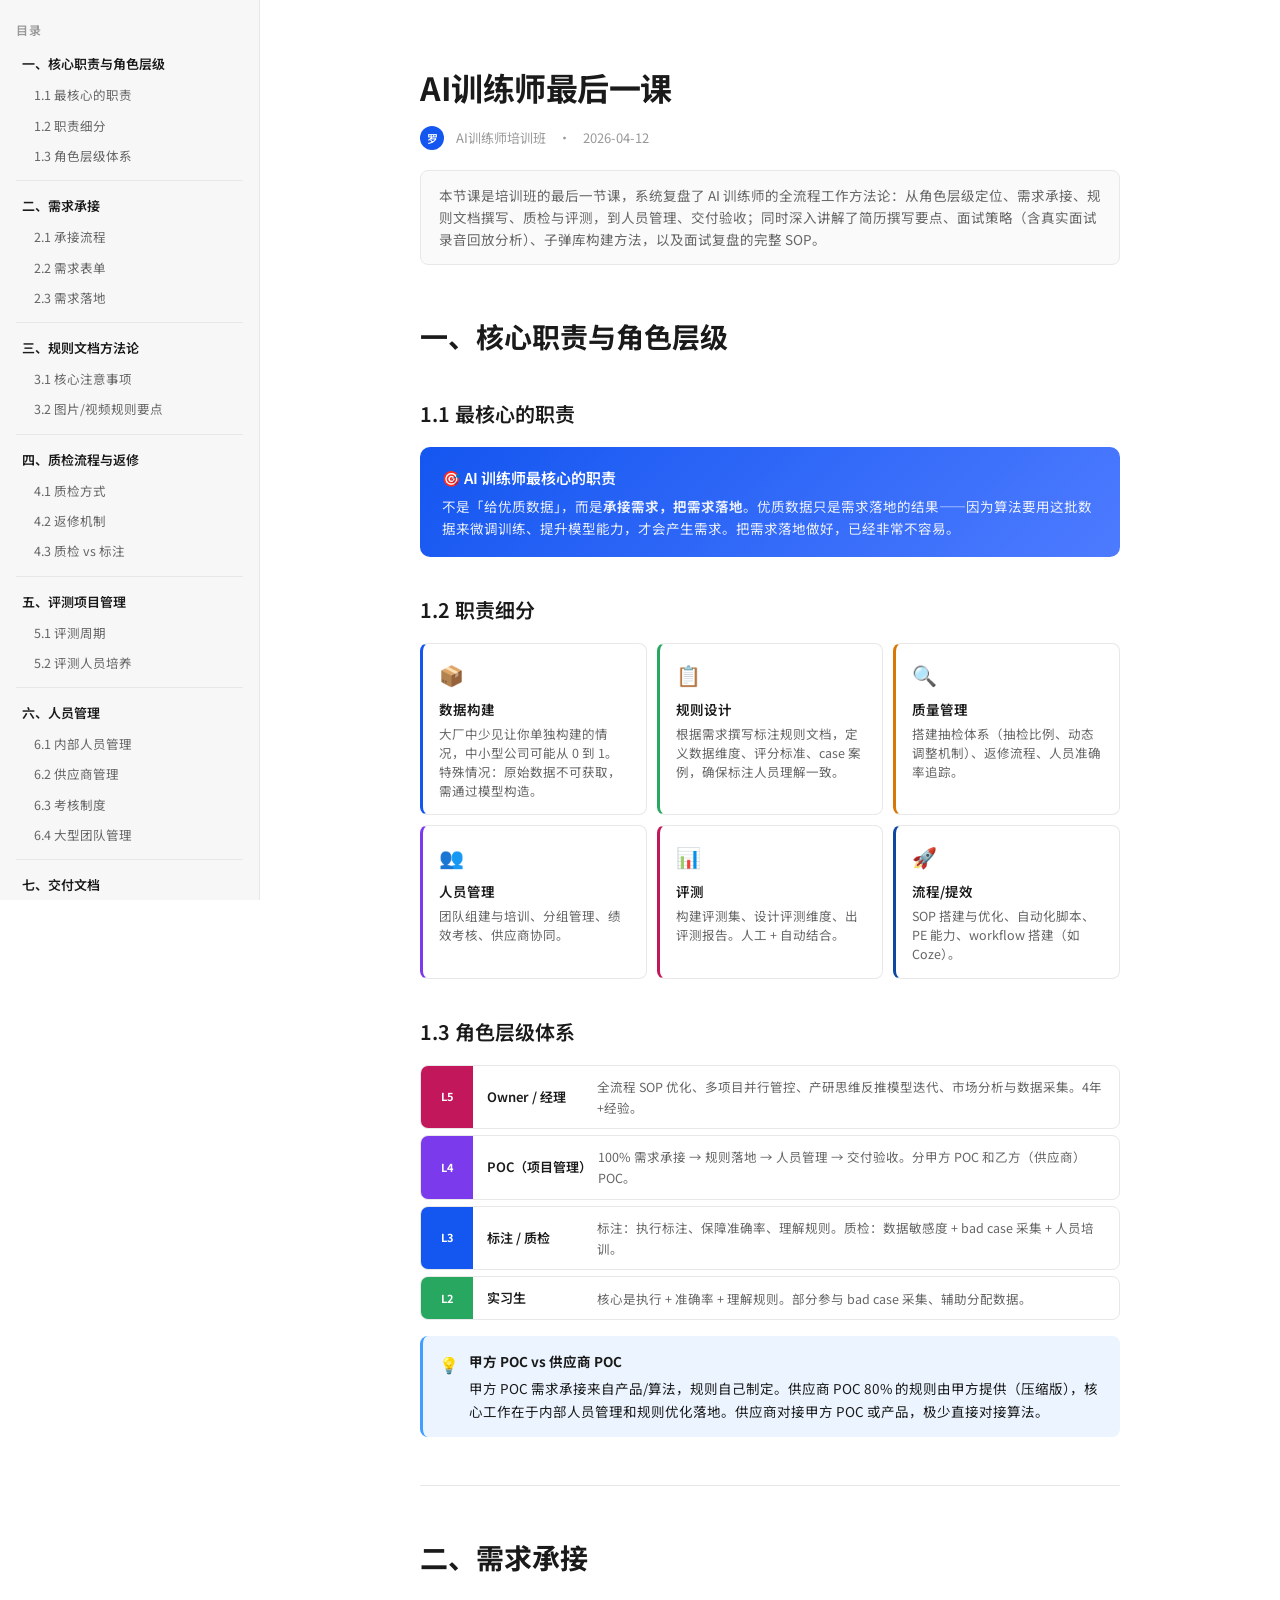
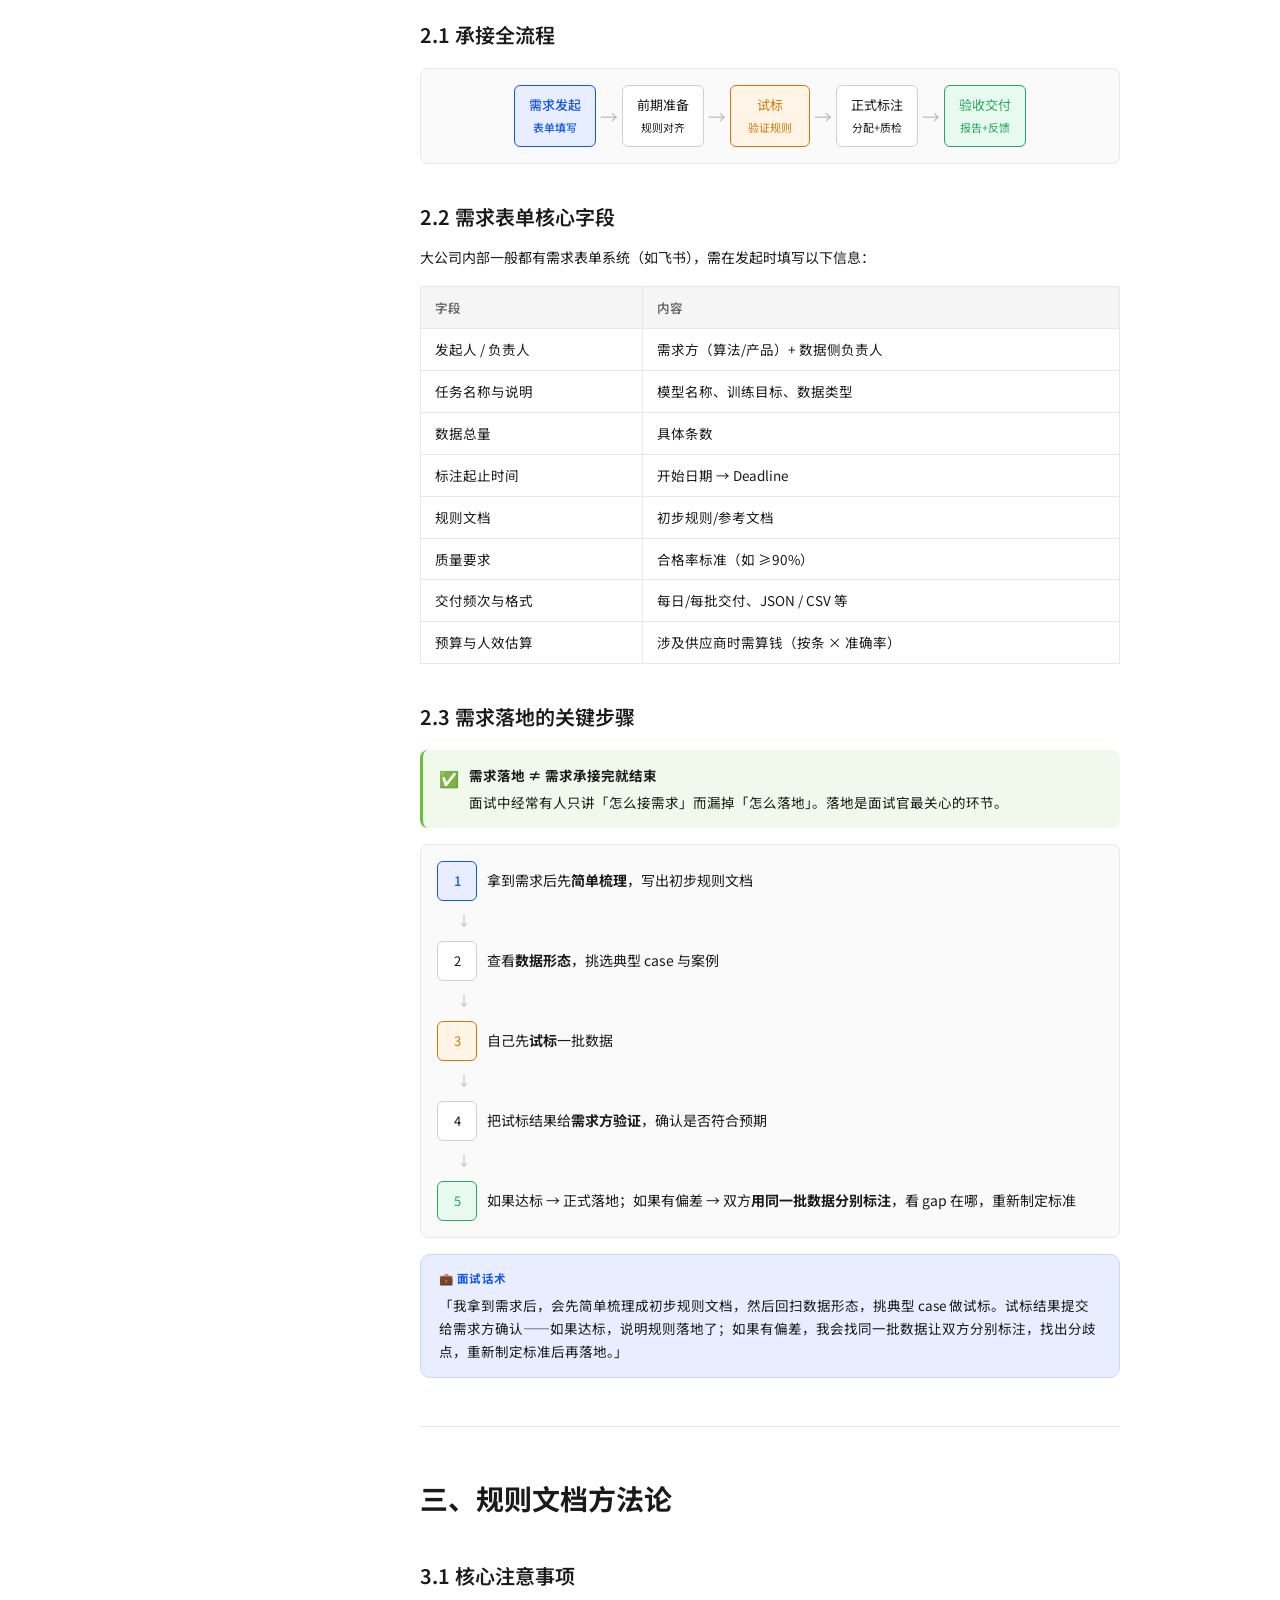
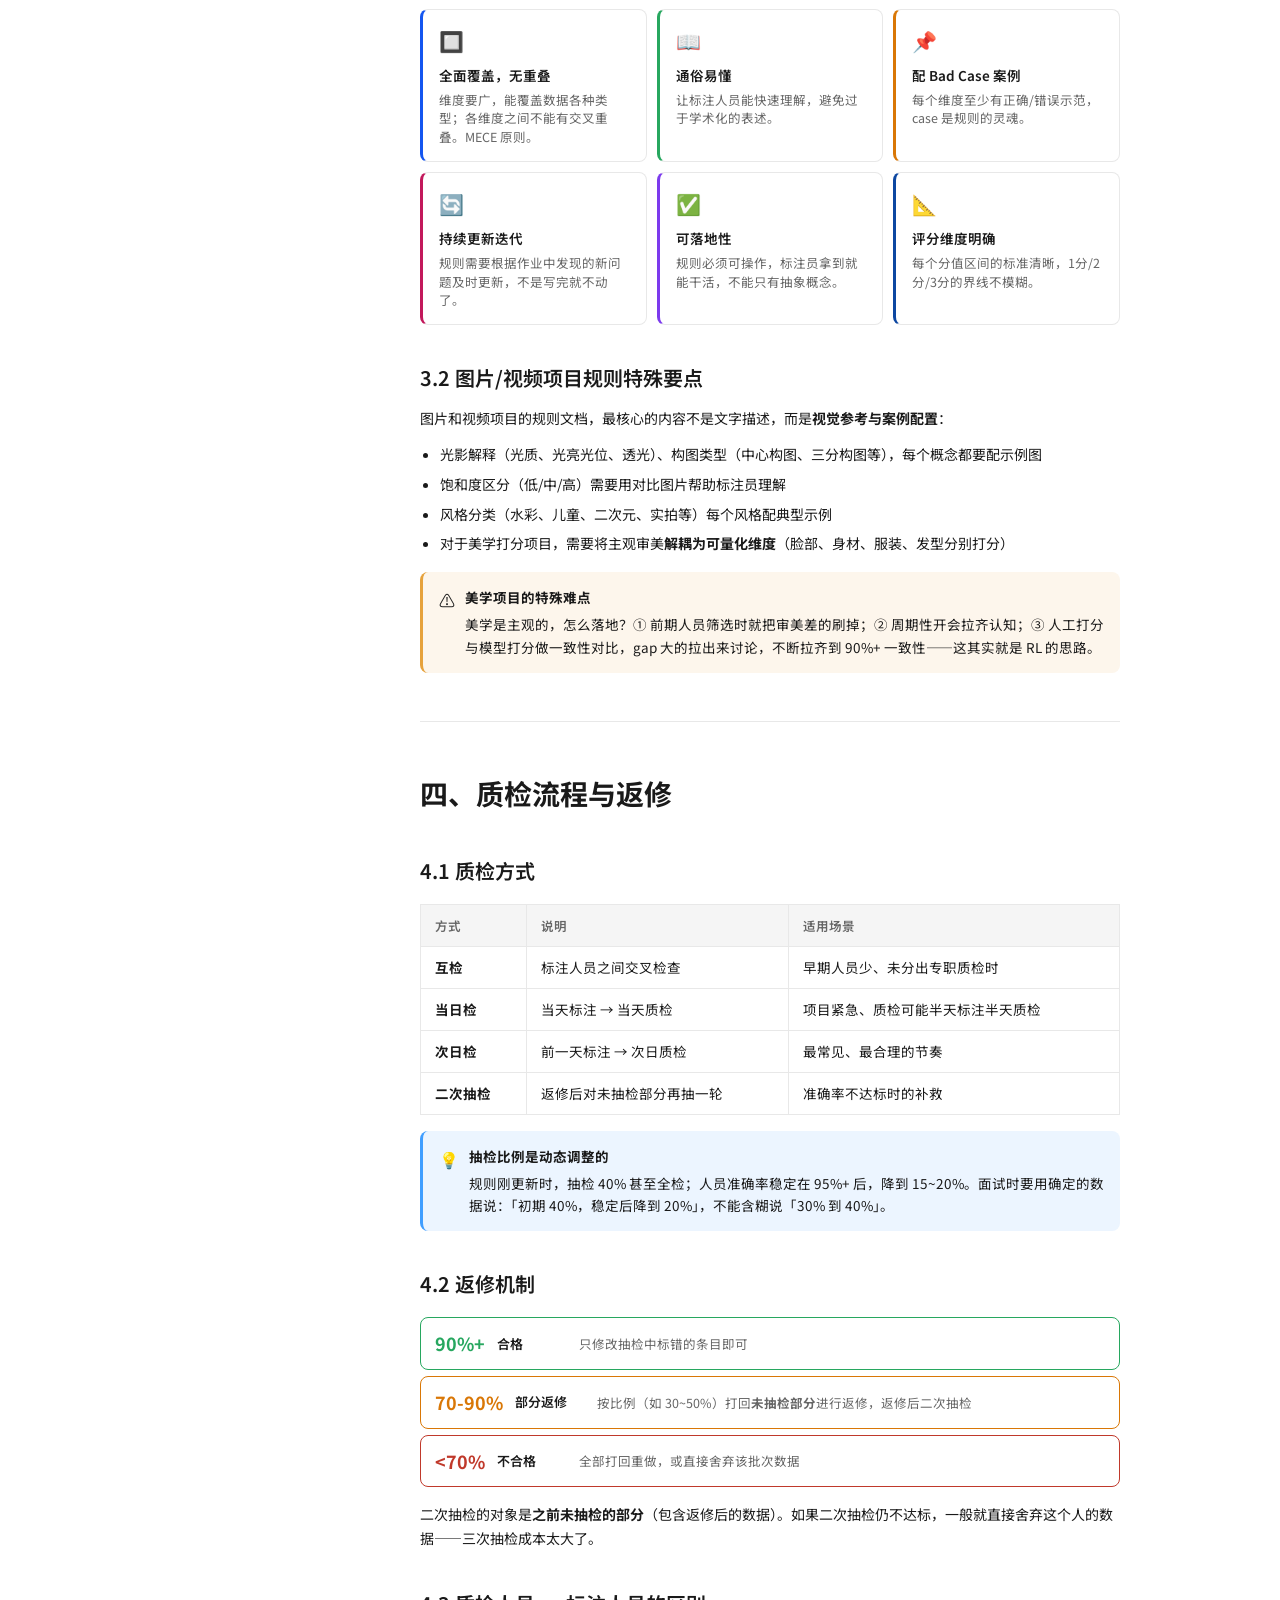
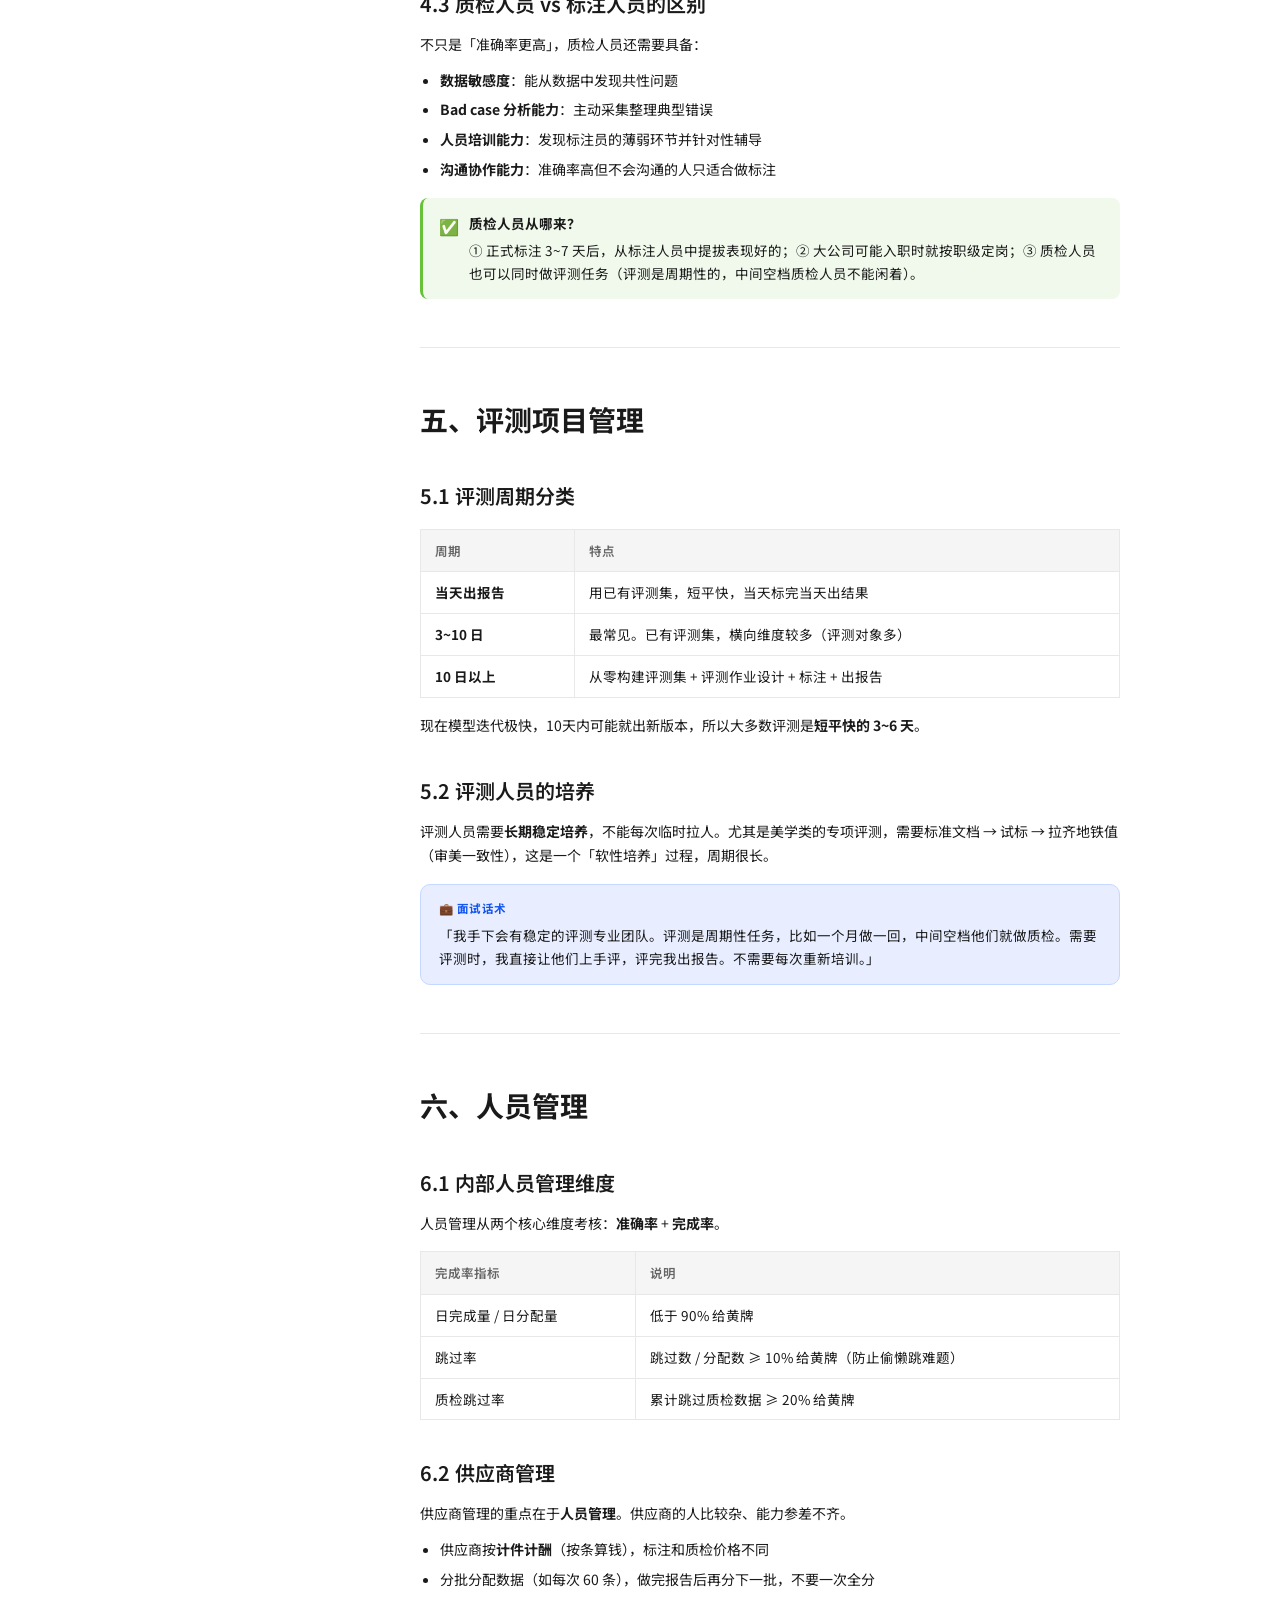
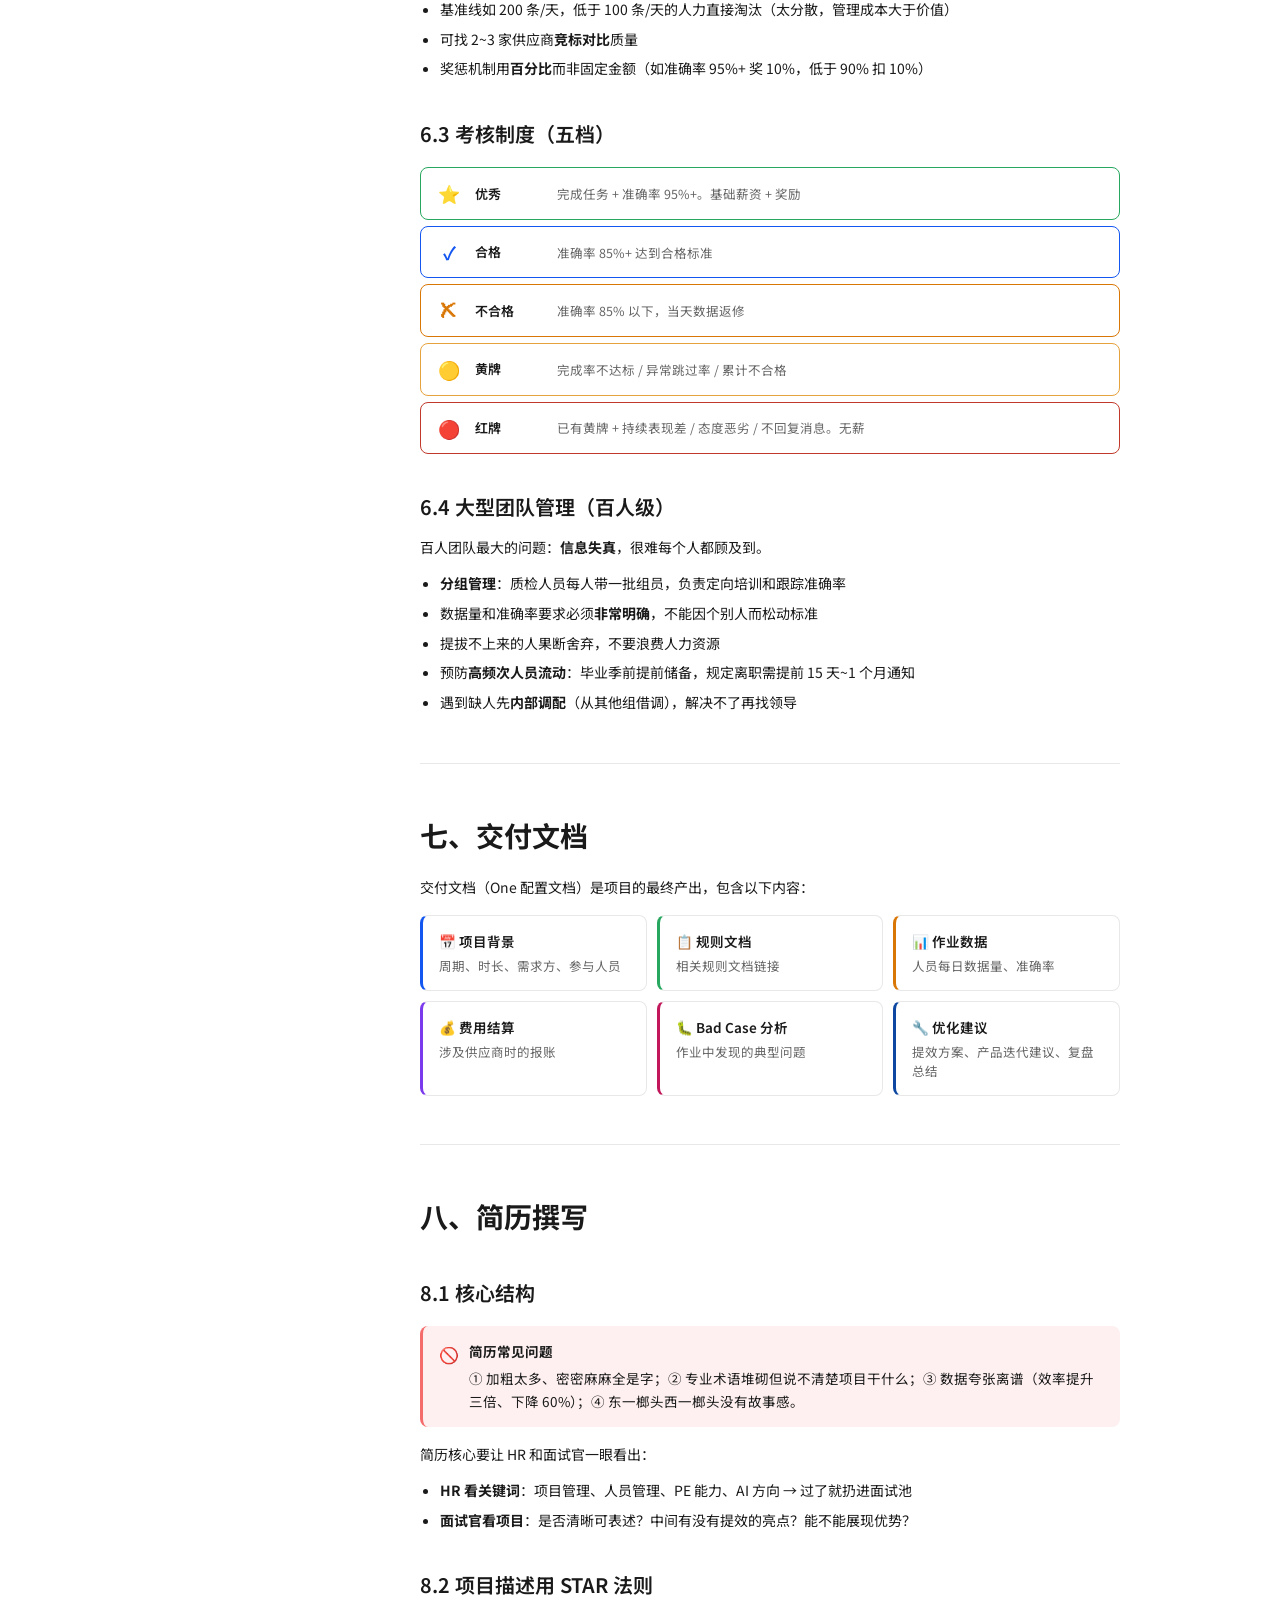
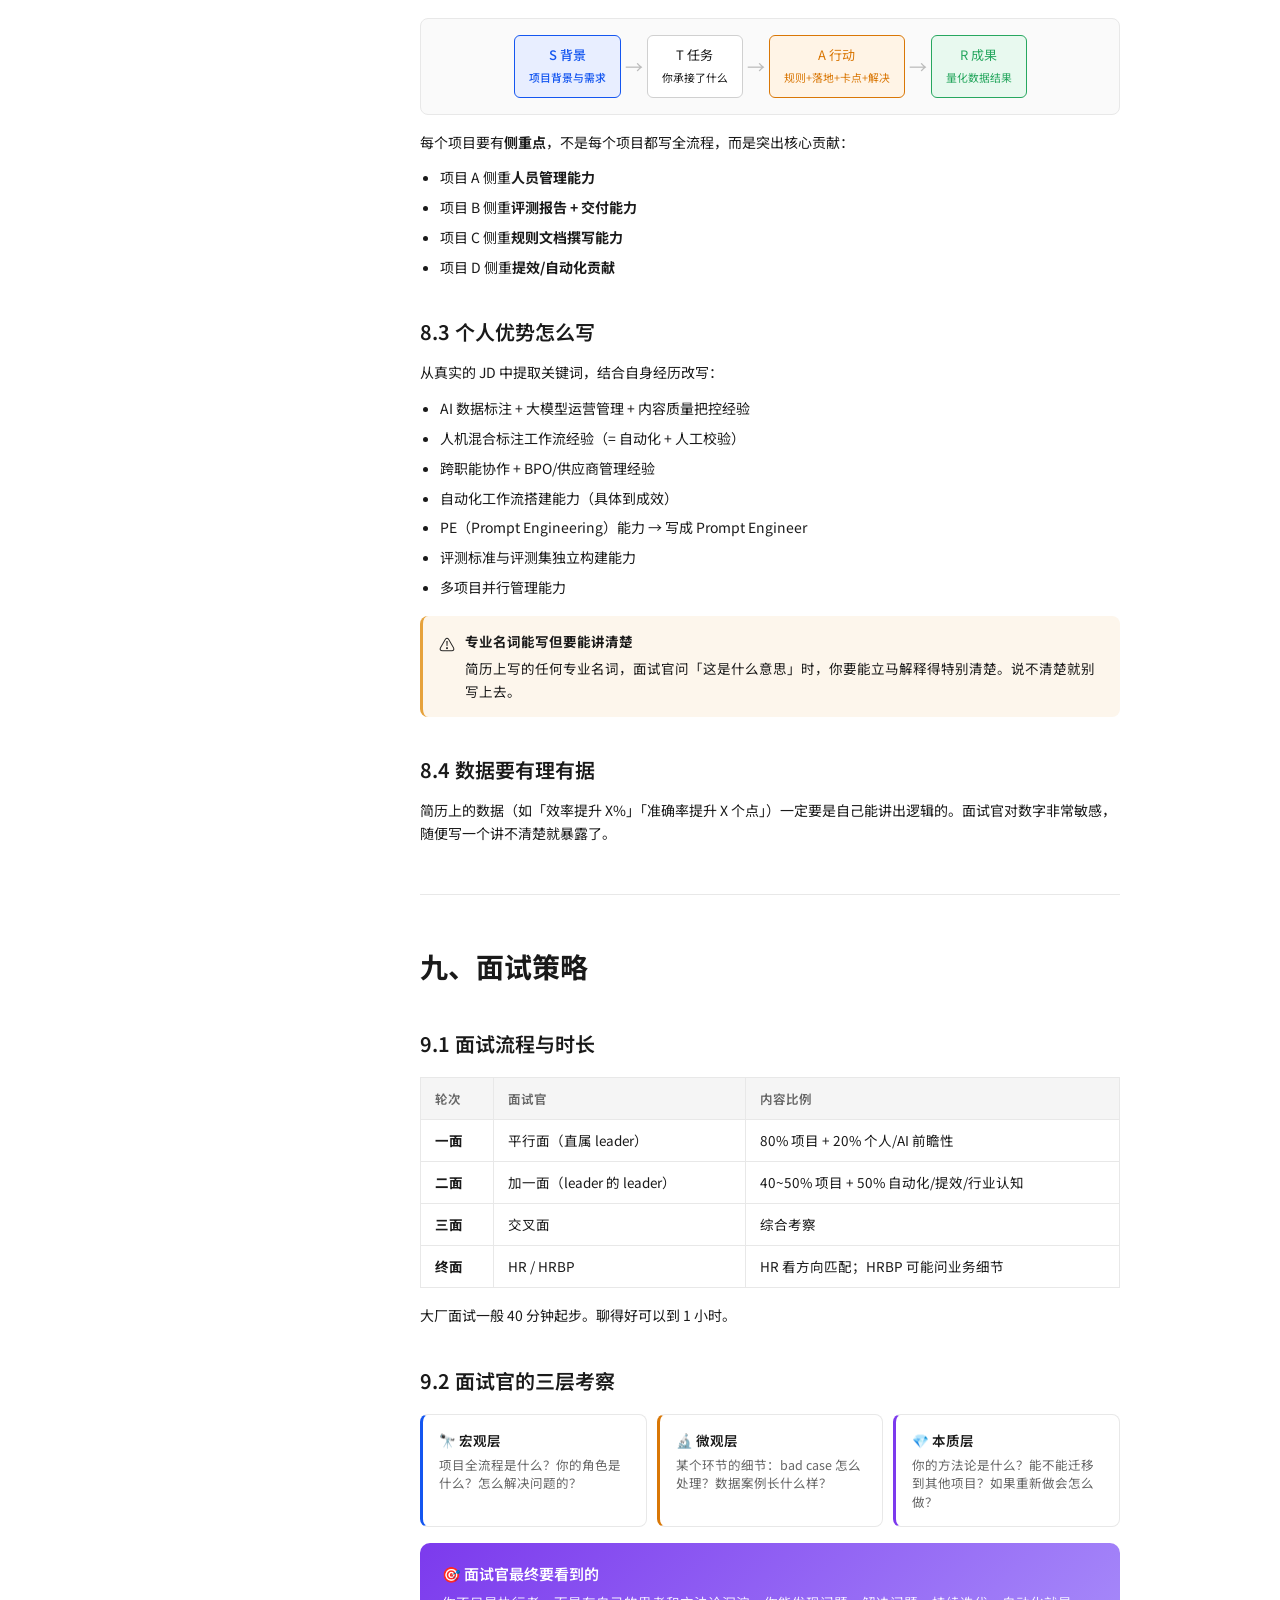
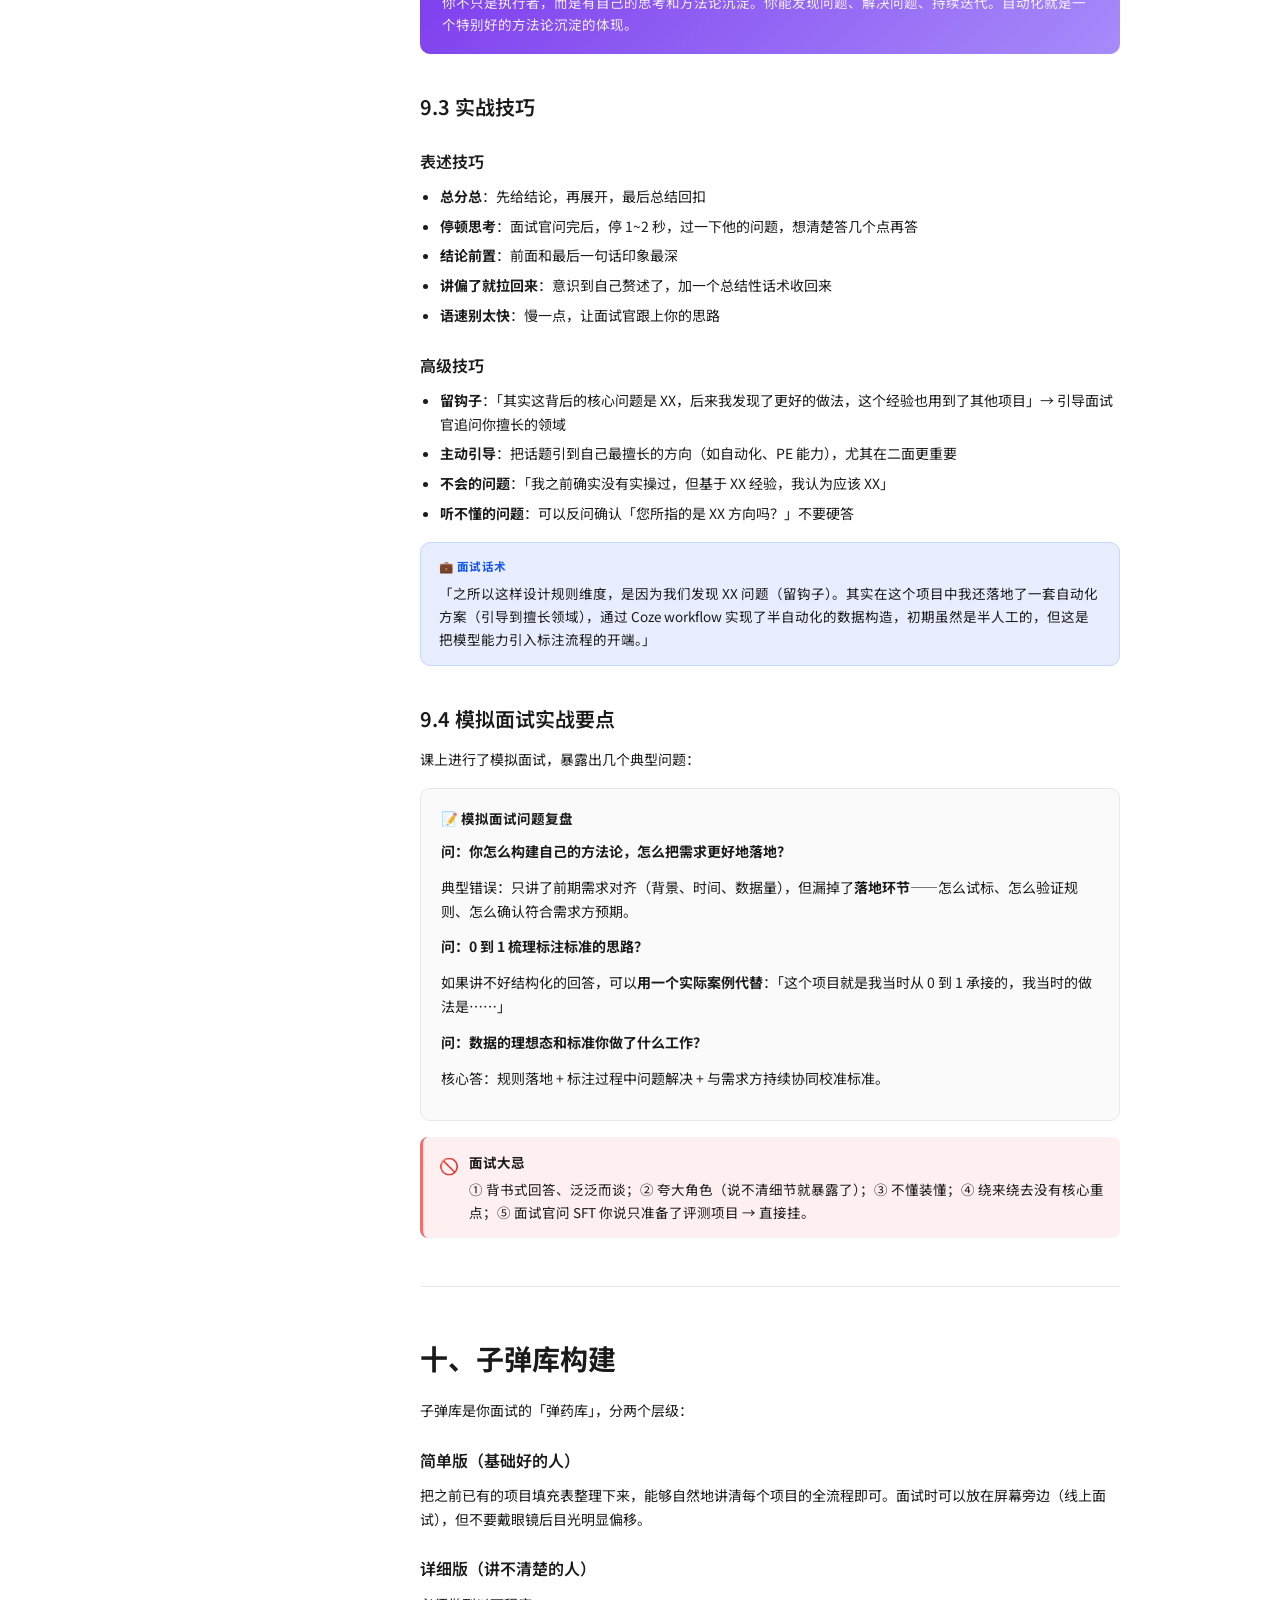
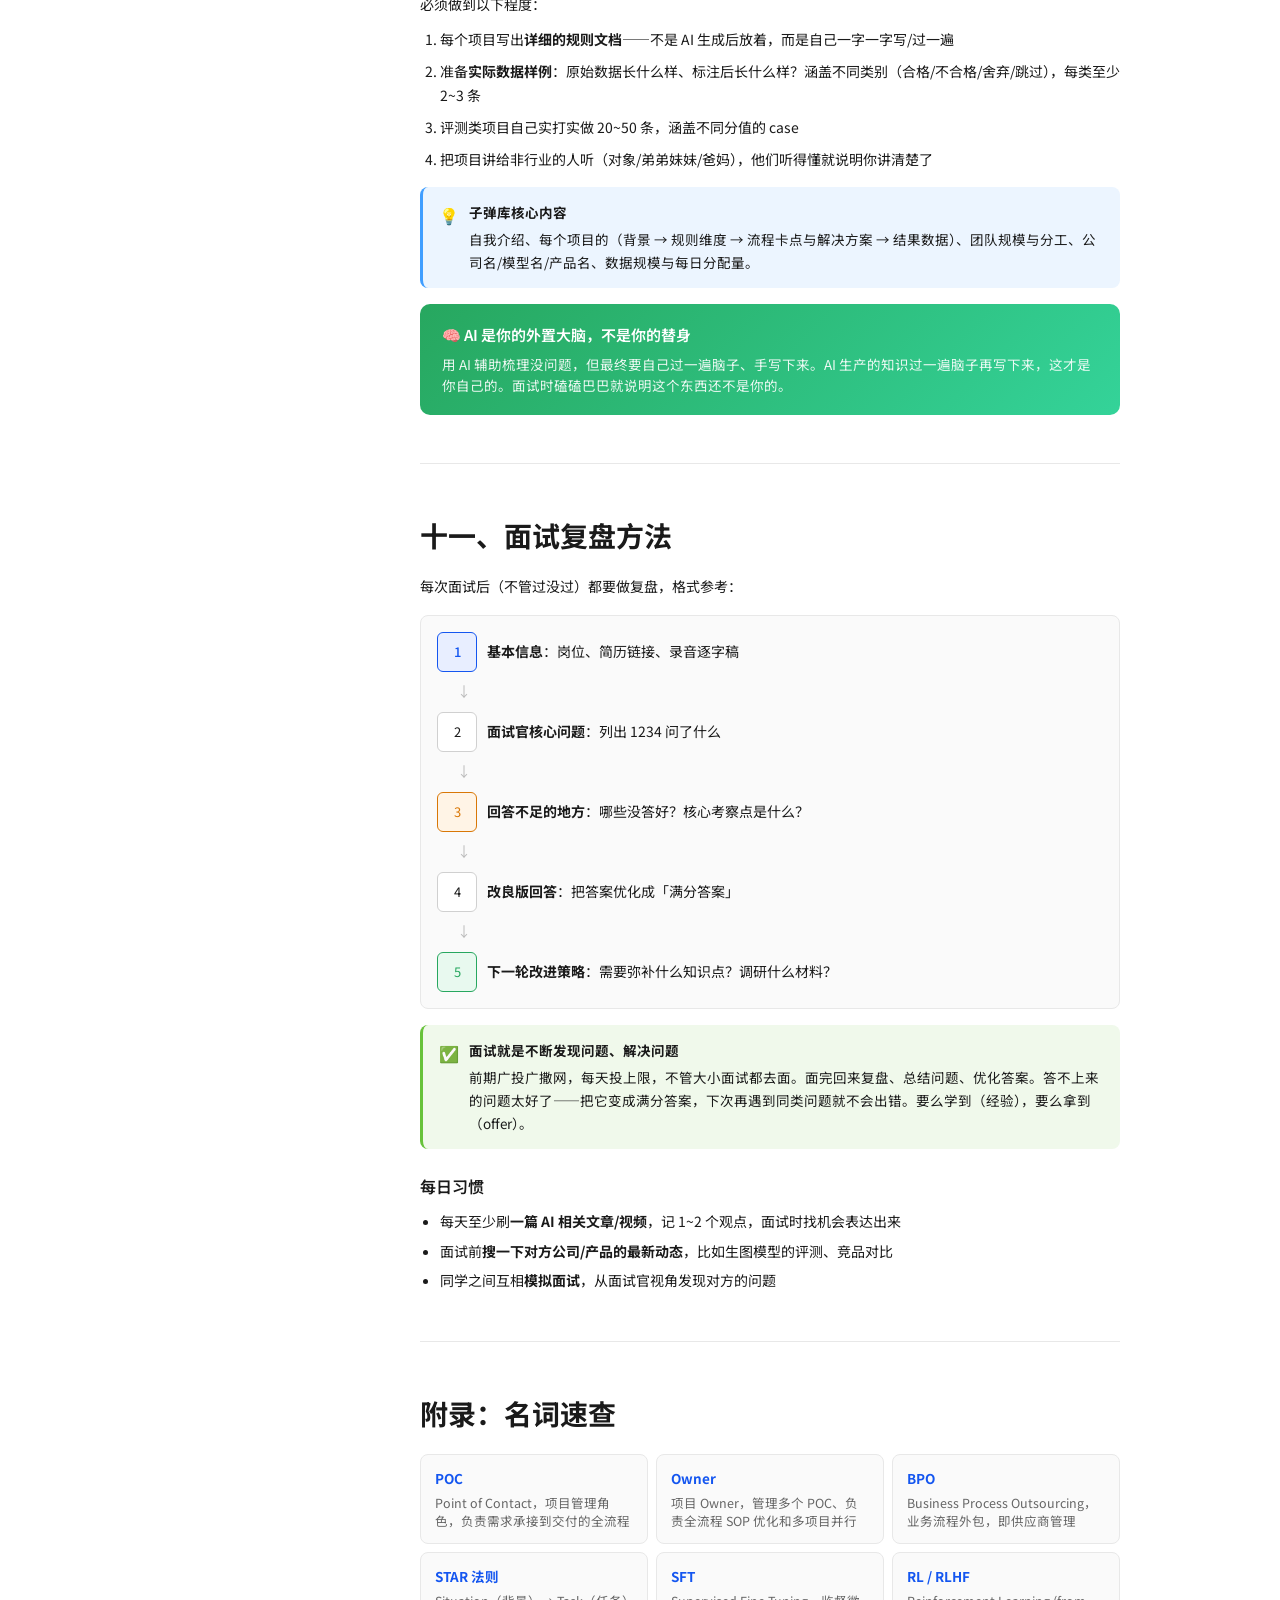
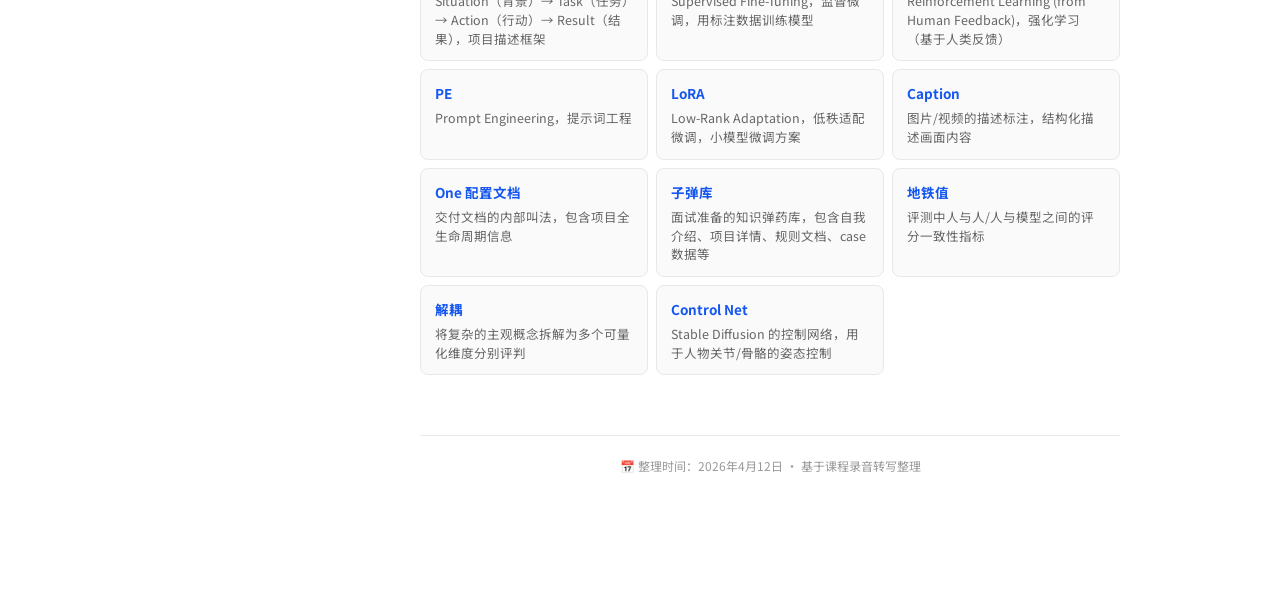
<file: docs/AI训练师最后一课_全流程复盘笔记_副本.html>
<!DOCTYPE html>
<html lang="zh-CN">
<head>
<meta charset="UTF-8">
<meta name="viewport" content="width=device-width, initial-scale=1.0">
<title>AI训练师最后一课 · 全流程复盘与面试实战</title>
<link href="https://fonts.googleapis.com/css2?family=Noto+Sans+SC:wght@300;400;500;600;700&display=swap" rel="stylesheet">
<style>
:root {
  --bg: #ffffff;
  --sidebar-bg: #f7f7f7;
  --sidebar-width: 260px;
  --text-primary: #1a1a1a;
  --text-secondary: #666;
  --text-muted: #999;
  --accent: #1456f0;
  --accent-light: #e8eeff;
  --border: #e8e8e8;
  --hover: #f0f0f0;
  --tip-bg: #f0f9eb;    --tip-border: #67c23a;
  --warn-bg: #fdf6ec;   --warn-border: #e6a23c;
  --info-bg: #ecf5ff;   --info-border: #409eff;
  --danger-bg: #fef0f0; --danger-border: #f56c6c;
  --tag-blue: #e8f3ff;     --tag-blue-text: #1456f0;
  --tag-green: #e8f9ef;    --tag-green-text: #27a75f;
  --tag-orange: #fff4e6;   --tag-orange-text: #d97706;
  --tag-pink: #fce8f3;     --tag-pink-text: #c2185b;
  --tag-purple: #f3eeff;   --tag-purple-text: #7c3aed;
}
* { box-sizing: border-box; margin: 0; padding: 0; }
body {
  font-family: 'Noto Sans SC', -apple-system, sans-serif;
  background: var(--bg); color: var(--text-primary);
  display: flex; min-height: 100vh; font-size: 14px; line-height: 1.7;
}
#sidebar {
  width: var(--sidebar-width); min-width: var(--sidebar-width);
  background: var(--sidebar-bg); border-right: 1px solid var(--border);
  height: 100vh; position: sticky; top: 0; overflow-y: auto;
  padding: 20px 0 40px; font-size: 13px;
}
#sidebar::-webkit-scrollbar { width: 4px; }
#sidebar::-webkit-scrollbar-thumb { background: #ddd; border-radius: 2px; }
.sidebar-title { font-size: 12px; font-weight: 600; color: var(--text-muted); padding: 0 16px 8px; letter-spacing: 0.05em; text-transform: uppercase; }
.sidebar-nav a { display: block; padding: 4px 16px; color: var(--text-secondary); text-decoration: none; border-radius: 4px; margin: 1px 6px; transition: background 0.15s, color 0.15s; white-space: nowrap; overflow: hidden; text-overflow: ellipsis; }
.sidebar-nav a:hover { background: var(--hover); color: var(--text-primary); }
.sidebar-nav a.active { background: var(--accent-light); color: var(--accent); font-weight: 500; }
.nav-h1 { font-weight: 600; font-size: 13px; margin-top: 12px; color: var(--text-primary) !important; }
.nav-h2 { padding-left: 28px !important; font-size: 12.5px; }
.sidebar-divider { height: 1px; background: var(--border); margin: 10px 16px; }
#main { flex: 1; max-width: 820px; margin: 0 auto; padding: 60px 60px 120px; }
.doc-header { margin-bottom: 36px; }
.doc-date { font-size: 32px; font-weight: 700; color: var(--text-primary); margin-bottom: 12px; letter-spacing: -0.5px; }
.doc-meta { display: flex; align-items: center; gap: 12px; color: var(--text-muted); font-size: 13px; margin-bottom: 20px; }
.avatar { width: 24px; height: 24px; border-radius: 50%; background: #1456f0; color: white; display: flex; align-items: center; justify-content: center; font-size: 11px; font-weight: 600; }
.summary-box { background: #fafafa; border: 1px solid var(--border); border-radius: 8px; padding: 14px 18px; color: var(--text-secondary); font-size: 13.5px; line-height: 1.6; margin-bottom: 40px; }
h1 { font-size: 28px; font-weight: 700; margin: 48px 0 16px; }
h2 { font-size: 20px; font-weight: 600; margin: 36px 0 12px; }
h3 { font-size: 16px; font-weight: 600; margin: 24px 0 10px; }
h4 { font-size: 14px; font-weight: 600; margin: 16px 0 8px; color: var(--text-secondary); }
p { margin-bottom: 12px; }
ul { padding-left: 20px; margin-bottom: 12px; }
ul li { margin-bottom: 6px; }
ol { padding-left: 20px; margin-bottom: 12px; }
ol li { margin-bottom: 8px; }
.callout { border-radius: 8px; padding: 14px 16px; margin: 16px 0; display: flex; gap: 10px; align-items: flex-start; font-size: 13.5px; }
.callout-icon { font-size: 16px; flex-shrink: 0; margin-top: 1px; }
.callout-body { flex: 1; }
.callout-body strong { display: block; margin-bottom: 4px; font-size: 13.5px; }
.callout.tip    { background: var(--tip-bg);    border-left: 3px solid var(--tip-border); }
.callout.warn   { background: var(--warn-bg);   border-left: 3px solid var(--warn-border); }
.callout.info   { background: var(--info-bg);   border-left: 3px solid var(--info-border); }
.callout.danger { background: var(--danger-bg); border-left: 3px solid var(--danger-border); }
.table-wrap { overflow-x: auto; margin: 16px 0; }
table { width: 100%; border-collapse: collapse; font-size: 13.5px; }
thead tr { background: #f5f5f5; }
th { font-weight: 600; text-align: left; padding: 10px 14px; border: 1px solid var(--border); color: var(--text-secondary); font-size: 12.5px; }
td { padding: 9px 14px; border: 1px solid var(--border); }
tr:hover td { background: #fafafa; }
.tag { display: inline-block; padding: 2px 8px; border-radius: 4px; font-size: 12px; font-weight: 500; margin: 2px; }
.tag-blue   { background: var(--tag-blue);   color: var(--tag-blue-text); }
.tag-green  { background: var(--tag-green);  color: var(--tag-green-text); }
.tag-orange { background: var(--tag-orange); color: var(--tag-orange-text); }
.tag-pink   { background: var(--tag-pink);   color: var(--tag-pink-text); }
.tag-purple { background: var(--tag-purple); color: var(--tag-purple-text); }
.flowchart { display: flex; align-items: center; flex-wrap: wrap; gap: 4px; margin: 16px 0; padding: 16px; background: #fafafa; border-radius: 8px; border: 1px solid var(--border); }
.flow-node { background: white; border: 1.5px solid #d0d0d0; border-radius: 6px; padding: 8px 14px; font-size: 13px; text-align: center; min-width: 80px; }
.flow-node.accent { border-color: var(--accent); background: var(--accent-light); color: var(--accent); font-weight: 500; }
.flow-node.green  { border-color: #27a75f; background: #e8f9ef; color: #27a75f; }
.flow-node.orange { border-color: #d97706; background: #fff4e6; color: #d97706; }
.flow-node.purple { border-color: #7c3aed; background: #f3eeff; color: #7c3aed; }
.flow-arrow { color: #bbb; font-size: 18px; line-height: 1; }
.card-grid { display: grid; grid-template-columns: repeat(auto-fill, minmax(200px, 1fr)); gap: 10px; margin: 16px 0; }
.card { background: white; border: 1px solid var(--border); border-radius: 8px; padding: 14px 16px; transition: box-shadow 0.15s; }
.card:hover { box-shadow: 0 2px 8px rgba(0,0,0,0.06); }
.card-icon  { font-size: 20px; margin-bottom: 6px; }
.card-title { font-size: 13.5px; font-weight: 600; margin-bottom: 4px; }
.card-desc  { font-size: 12.5px; color: var(--text-secondary); line-height: 1.5; }
.highlight-box { background: linear-gradient(135deg, #1456f0, #4d7bff); border-radius: 10px; padding: 18px 22px; color: white; margin: 16px 0; }
.highlight-box .title { font-size: 15px; font-weight: 600; margin-bottom: 6px; }
.highlight-box .body  { font-size: 13.5px; opacity: 0.9; line-height: 1.6; }
blockquote { border-left: 3px solid var(--border); margin: 16px 0; padding: 10px 16px; color: var(--text-secondary); font-size: 13.5px; background: #fafafa; border-radius: 0 6px 6px 0; }
hr { border: none; border-top: 1px solid var(--border); margin: 48px 0; }
.speech-box { background: var(--accent-light); border: 1px solid #c5d8ff; border-radius: 10px; padding: 14px 18px; margin: 16px 0; font-size: 13.5px; }
.speech-box::before { content: '💼 面试话术'; display: block; font-size: 11.5px; font-weight: 700; color: var(--accent); margin-bottom: 6px; letter-spacing: 0.04em; }
.glossary-grid { display: grid; grid-template-columns: repeat(auto-fill, minmax(220px, 1fr)); gap: 8px; margin: 16px 0; }
.glossary-item { background: #fafafa; border: 1px solid var(--border); border-radius: 8px; padding: 12px 14px; }
.glossary-term { font-size: 13.5px; font-weight: 700; color: var(--accent); margin-bottom: 4px; }
.glossary-def  { font-size: 12.5px; color: var(--text-secondary); line-height: 1.5; }
.agi-ladder { display: flex; flex-direction: column; gap: 6px; margin: 16px 0; }
.agi-row { display: flex; align-items: stretch; border-radius: 8px; overflow: hidden; border: 1px solid var(--border); }
.agi-level { min-width: 52px; display: flex; flex-direction: column; align-items: center; justify-content: center; font-size: 11px; font-weight: 700; padding: 10px 6px; color: white; }
.agi-content { flex: 1; padding: 10px 14px; display: flex; align-items: center; gap: 10px; font-size: 13px; }
.agi-name { font-weight: 600; min-width: 100px; }
.agi-desc { color: var(--text-secondary); font-size: 12.5px; }
.case-box { background: #fafafa; border: 1px solid var(--border); border-radius: 10px; padding: 18px 20px; margin: 16px 0; }
.case-box .case-title { font-size: 13.5px; font-weight: 700; margin-bottom: 10px; display: flex; align-items: center; gap: 6px; }
.score-scale { display: flex; flex-direction: column; gap: 6px; margin: 16px 0; }
.score-row { display: flex; align-items: center; gap: 12px; padding: 10px 14px; border-radius: 8px; border: 1px solid var(--border); font-size: 13px; }
.score-num { font-size: 18px; font-weight: 700; min-width: 28px; text-align: center; }
.score-label { font-weight: 600; min-width: 70px; }
.score-desc { color: var(--text-secondary); font-size: 12.5px; }
</style>
</head>
<body>

<nav id="sidebar">
  <div class="sidebar-title">目录</div>
  <div class="sidebar-nav">
    <a href="#s1" class="nav-h1">一、核心职责与角色层级</a>
    <a href="#s1-1" class="nav-h2">1.1 最核心的职责</a>
    <a href="#s1-2" class="nav-h2">1.2 职责细分</a>
    <a href="#s1-3" class="nav-h2">1.3 角色层级体系</a>
    <div class="sidebar-divider"></div>
    <a href="#s2" class="nav-h1">二、需求承接</a>
    <a href="#s2-1" class="nav-h2">2.1 承接流程</a>
    <a href="#s2-2" class="nav-h2">2.2 需求表单</a>
    <a href="#s2-3" class="nav-h2">2.3 需求落地</a>
    <div class="sidebar-divider"></div>
    <a href="#s3" class="nav-h1">三、规则文档方法论</a>
    <a href="#s3-1" class="nav-h2">3.1 核心注意事项</a>
    <a href="#s3-2" class="nav-h2">3.2 图片/视频规则要点</a>
    <div class="sidebar-divider"></div>
    <a href="#s4" class="nav-h1">四、质检流程与返修</a>
    <a href="#s4-1" class="nav-h2">4.1 质检方式</a>
    <a href="#s4-2" class="nav-h2">4.2 返修机制</a>
    <a href="#s4-3" class="nav-h2">4.3 质检 vs 标注</a>
    <div class="sidebar-divider"></div>
    <a href="#s5" class="nav-h1">五、评测项目管理</a>
    <a href="#s5-1" class="nav-h2">5.1 评测周期</a>
    <a href="#s5-2" class="nav-h2">5.2 评测人员培养</a>
    <div class="sidebar-divider"></div>
    <a href="#s6" class="nav-h1">六、人员管理</a>
    <a href="#s6-1" class="nav-h2">6.1 内部人员管理</a>
    <a href="#s6-2" class="nav-h2">6.2 供应商管理</a>
    <a href="#s6-3" class="nav-h2">6.3 考核制度</a>
    <a href="#s6-4" class="nav-h2">6.4 大型团队管理</a>
    <div class="sidebar-divider"></div>
    <a href="#s7" class="nav-h1">七、交付文档</a>
    <div class="sidebar-divider"></div>
    <a href="#s8" class="nav-h1">八、简历撰写</a>
    <a href="#s8-1" class="nav-h2">8.1 核心结构</a>
    <a href="#s8-2" class="nav-h2">8.2 项目描述 STAR 法则</a>
    <a href="#s8-3" class="nav-h2">8.3 个人优势怎么写</a>
    <a href="#s8-4" class="nav-h2">8.4 常见问题</a>
    <div class="sidebar-divider"></div>
    <a href="#s9" class="nav-h1">九、面试策略</a>
    <a href="#s9-1" class="nav-h2">9.1 面试流程</a>
    <a href="#s9-2" class="nav-h2">9.2 三层考察</a>
    <a href="#s9-3" class="nav-h2">9.3 实战技巧</a>
    <a href="#s9-4" class="nav-h2">9.4 模拟面试复盘</a>
    <div class="sidebar-divider"></div>
    <a href="#s10" class="nav-h1">十、子弹库构建</a>
    <div class="sidebar-divider"></div>
    <a href="#s11" class="nav-h1">十一、面试复盘方法</a>
    <div class="sidebar-divider"></div>
    <a href="#s12" class="nav-h1">附录：名词速查</a>
  </div>
</nav>

<main id="main">

  <div class="doc-header">
    <div class="doc-date">AI训练师最后一课</div>
    <div class="doc-meta">
      <div class="avatar">罗</div>
      <span>AI训练师培训班</span>
      <span>·</span>
      <span>2026-04-12</span>
    </div>
    <div class="summary-box">
      本节课是培训班的最后一节课，系统复盘了 AI 训练师的全流程工作方法论：从角色层级定位、需求承接、规则文档撰写、质检与评测，到人员管理、交付验收；同时深入讲解了简历撰写要点、面试策略（含真实面试录音回放分析）、子弹库构建方法，以及面试复盘的完整 SOP。
    </div>
  </div>

  <!-- ==================== 一、核心职责 ==================== -->
  <section id="s1">
    <h1>一、核心职责与角色层级</h1>

    <div id="s1-1"></div>
    <h2>1.1 最核心的职责</h2>

    <div class="highlight-box">
      <div class="title">🎯 AI 训练师最核心的职责</div>
      <div class="body">不是「给优质数据」，而是<strong>承接需求，把需求落地</strong>。优质数据只是需求落地的结果——因为算法要用这批数据来微调训练、提升模型能力，才会产生需求。把需求落地做好，已经非常不容易。</div>
    </div>

    <div id="s1-2"></div>
    <h2>1.2 职责细分</h2>

    <div class="card-grid">
      <div class="card" style="border-left:3px solid #1456f0;">
        <div class="card-icon">📦</div>
        <div class="card-title">数据构建</div>
        <div class="card-desc">大厂中少见让你单独构建的情况，中小型公司可能从 0 到 1。特殊情况：原始数据不可获取，需通过模型构造。</div>
      </div>
      <div class="card" style="border-left:3px solid #27a75f;">
        <div class="card-icon">📋</div>
        <div class="card-title">规则设计</div>
        <div class="card-desc">根据需求撰写标注规则文档，定义数据维度、评分标准、case 案例，确保标注人员理解一致。</div>
      </div>
      <div class="card" style="border-left:3px solid #d97706;">
        <div class="card-icon">🔍</div>
        <div class="card-title">质量管理</div>
        <div class="card-desc">搭建抽检体系（抽检比例、动态调整机制）、返修流程、人员准确率追踪。</div>
      </div>
      <div class="card" style="border-left:3px solid #7c3aed;">
        <div class="card-icon">👥</div>
        <div class="card-title">人员管理</div>
        <div class="card-desc">团队组建与培训、分组管理、绩效考核、供应商协同。</div>
      </div>
      <div class="card" style="border-left:3px solid #c2185b;">
        <div class="card-icon">📊</div>
        <div class="card-title">评测</div>
        <div class="card-desc">构建评测集、设计评测维度、出评测报告。人工 + 自动结合。</div>
      </div>
      <div class="card" style="border-left:3px solid #0d47a1;">
        <div class="card-icon">🚀</div>
        <div class="card-title">流程/提效</div>
        <div class="card-desc">SOP 搭建与优化、自动化脚本、PE 能力、workflow 搭建（如 Coze）。</div>
      </div>
    </div>

    <div id="s1-3"></div>
    <h2>1.3 角色层级体系</h2>

    <div class="agi-ladder">
      <div class="agi-row">
        <div class="agi-level" style="background:#c2185b;">L5</div>
        <div class="agi-content">
          <div class="agi-name">Owner / 经理</div>
          <div class="agi-desc">全流程 SOP 优化、多项目并行管控、产研思维反推模型迭代、市场分析与数据采集。4年+经验。</div>
        </div>
      </div>
      <div class="agi-row">
        <div class="agi-level" style="background:#7c3aed;">L4</div>
        <div class="agi-content">
          <div class="agi-name">POC（项目管理）</div>
          <div class="agi-desc">100% 需求承接 → 规则落地 → 人员管理 → 交付验收。分甲方 POC 和乙方（供应商）POC。</div>
        </div>
      </div>
      <div class="agi-row">
        <div class="agi-level" style="background:#1456f0;">L3</div>
        <div class="agi-content">
          <div class="agi-name">标注 / 质检</div>
          <div class="agi-desc">标注：执行标注、保障准确率、理解规则。质检：数据敏感度 + bad case 采集 + 人员培训。</div>
        </div>
      </div>
      <div class="agi-row">
        <div class="agi-level" style="background:#27a75f;">L2</div>
        <div class="agi-content">
          <div class="agi-name">实习生</div>
          <div class="agi-desc">核心是执行 + 准确率 + 理解规则。部分参与 bad case 采集、辅助分配数据。</div>
        </div>
      </div>
    </div>

    <div class="callout info">
      <div class="callout-icon">💡</div>
      <div class="callout-body"><strong>甲方 POC vs 供应商 POC</strong>甲方 POC 需求承接来自产品/算法，规则自己制定。供应商 POC 80% 的规则由甲方提供（压缩版），核心工作在于内部人员管理和规则优化落地。供应商对接甲方 POC 或产品，极少直接对接算法。</div>
    </div>
  </section>

  <hr>

  <!-- ==================== 二、需求承接 ==================== -->
  <section id="s2">
    <h1>二、需求承接</h1>

    <div id="s2-1"></div>
    <h2>2.1 承接全流程</h2>

    <div class="flowchart" style="justify-content:center;">
      <div class="flow-node accent">需求发起<br><small>表单填写</small></div>
      <div class="flow-arrow">→</div>
      <div class="flow-node">前期准备<br><small>规则对齐</small></div>
      <div class="flow-arrow">→</div>
      <div class="flow-node orange">试标<br><small>验证规则</small></div>
      <div class="flow-arrow">→</div>
      <div class="flow-node">正式标注<br><small>分配+质检</small></div>
      <div class="flow-arrow">→</div>
      <div class="flow-node green">验收交付<br><small>报告+反馈</small></div>
    </div>

    <div id="s2-2"></div>
    <h2>2.2 需求表单核心字段</h2>

    <p>大公司内部一般都有需求表单系统（如飞书），需在发起时填写以下信息：</p>

    <div class="table-wrap">
      <table>
        <thead><tr><th>字段</th><th>内容</th></tr></thead>
        <tbody>
          <tr><td>发起人 / 负责人</td><td>需求方（算法/产品）+ 数据侧负责人</td></tr>
          <tr><td>任务名称与说明</td><td>模型名称、训练目标、数据类型</td></tr>
          <tr><td>数据总量</td><td>具体条数</td></tr>
          <tr><td>标注起止时间</td><td>开始日期 → Deadline</td></tr>
          <tr><td>规则文档</td><td>初步规则/参考文档</td></tr>
          <tr><td>质量要求</td><td>合格率标准（如 ≥90%）</td></tr>
          <tr><td>交付频次与格式</td><td>每日/每批交付、JSON / CSV 等</td></tr>
          <tr><td>预算与人效估算</td><td>涉及供应商时需算钱（按条 × 准确率）</td></tr>
        </tbody>
      </table>
    </div>

    <div id="s2-3"></div>
    <h2>2.3 需求落地的关键步骤</h2>

    <div class="callout tip">
      <div class="callout-icon">✅</div>
      <div class="callout-body"><strong>需求落地 ≠ 需求承接完就结束</strong>面试中经常有人只讲「怎么接需求」而漏掉「怎么落地」。落地是面试官最关心的环节。</div>
    </div>

    <div class="flowchart" style="flex-direction:column;align-items:flex-start;gap:8px;">
      <div style="display:flex;align-items:center;gap:10px;">
        <div class="flow-node accent" style="min-width:40px;text-align:center;">1</div>
        <span>拿到需求后先<strong>简单梳理</strong>，写出初步规则文档</span>
      </div>
      <div style="color:#bbb;padding-left:20px;">↓</div>
      <div style="display:flex;align-items:center;gap:10px;">
        <div class="flow-node" style="min-width:40px;text-align:center;">2</div>
        <span>查看<strong>数据形态</strong>，挑选典型 case 与案例</span>
      </div>
      <div style="color:#bbb;padding-left:20px;">↓</div>
      <div style="display:flex;align-items:center;gap:10px;">
        <div class="flow-node orange" style="min-width:40px;text-align:center;">3</div>
        <span>自己先<strong>试标</strong>一批数据</span>
      </div>
      <div style="color:#bbb;padding-left:20px;">↓</div>
      <div style="display:flex;align-items:center;gap:10px;">
        <div class="flow-node" style="min-width:40px;text-align:center;">4</div>
        <span>把试标结果给<strong>需求方验证</strong>，确认是否符合预期</span>
      </div>
      <div style="color:#bbb;padding-left:20px;">↓</div>
      <div style="display:flex;align-items:center;gap:10px;">
        <div class="flow-node green" style="min-width:40px;text-align:center;">5</div>
        <span>如果达标 → 正式落地；如果有偏差 → 双方<strong>用同一批数据分别标注</strong>，看 gap 在哪，重新制定标准</span>
      </div>
    </div>

    <div class="speech-box">
      「我拿到需求后，会先简单梳理成初步规则文档，然后回扫数据形态，挑典型 case 做试标。试标结果提交给需求方确认——如果达标，说明规则落地了；如果有偏差，我会找同一批数据让双方分别标注，找出分歧点，重新制定标准后再落地。」
    </div>
  </section>

  <hr>

  <!-- ==================== 三、规则文档 ==================== -->
  <section id="s3">
    <h1>三、规则文档方法论</h1>

    <div id="s3-1"></div>
    <h2>3.1 核心注意事项</h2>

    <div class="card-grid">
      <div class="card" style="border-left:3px solid #1456f0;">
        <div class="card-icon">🔲</div>
        <div class="card-title">全面覆盖，无重叠</div>
        <div class="card-desc">维度要广，能覆盖数据各种类型；各维度之间不能有交叉重叠。MECE 原则。</div>
      </div>
      <div class="card" style="border-left:3px solid #27a75f;">
        <div class="card-icon">📖</div>
        <div class="card-title">通俗易懂</div>
        <div class="card-desc">让标注人员能快速理解，避免过于学术化的表述。</div>
      </div>
      <div class="card" style="border-left:3px solid #d97706;">
        <div class="card-icon">📌</div>
        <div class="card-title">配 Bad Case 案例</div>
        <div class="card-desc">每个维度至少有正确/错误示范，case 是规则的灵魂。</div>
      </div>
      <div class="card" style="border-left:3px solid #c2185b;">
        <div class="card-icon">🔄</div>
        <div class="card-title">持续更新迭代</div>
        <div class="card-desc">规则需要根据作业中发现的新问题及时更新，不是写完就不动了。</div>
      </div>
      <div class="card" style="border-left:3px solid #7c3aed;">
        <div class="card-icon">✅</div>
        <div class="card-title">可落地性</div>
        <div class="card-desc">规则必须可操作，标注员拿到就能干活，不能只有抽象概念。</div>
      </div>
      <div class="card" style="border-left:3px solid #0d47a1;">
        <div class="card-icon">📐</div>
        <div class="card-title">评分维度明确</div>
        <div class="card-desc">每个分值区间的标准清晰，1分/2分/3分的界线不模糊。</div>
      </div>
    </div>

    <div id="s3-2"></div>
    <h2>3.2 图片/视频项目规则特殊要点</h2>

    <p>图片和视频项目的规则文档，最核心的内容不是文字描述，而是<strong>视觉参考与案例配置</strong>：</p>
    <ul>
      <li>光影解释（光质、光亮光位、透光）、构图类型（中心构图、三分构图等），每个概念都要配示例图</li>
      <li>饱和度区分（低/中/高）需要用对比图片帮助标注员理解</li>
      <li>风格分类（水彩、儿童、二次元、实拍等）每个风格配典型示例</li>
      <li>对于美学打分项目，需要将主观审美<strong>解耦为可量化维度</strong>（脸部、身材、服装、发型分别打分）</li>
    </ul>

    <div class="callout warn">
      <div class="callout-icon">⚠️</div>
      <div class="callout-body"><strong>美学项目的特殊难点</strong>美学是主观的，怎么落地？① 前期人员筛选时就把审美差的刷掉；② 周期性开会拉齐认知；③ 人工打分与模型打分做一致性对比，gap 大的拉出来讨论，不断拉齐到 90%+ 一致性——这其实就是 RL 的思路。</div>
    </div>
  </section>

  <hr>

  <!-- ==================== 四、质检 ==================== -->
  <section id="s4">
    <h1>四、质检流程与返修</h1>

    <div id="s4-1"></div>
    <h2>4.1 质检方式</h2>

    <div class="table-wrap">
      <table>
        <thead><tr><th>方式</th><th>说明</th><th>适用场景</th></tr></thead>
        <tbody>
          <tr><td><strong>互检</strong></td><td>标注人员之间交叉检查</td><td>早期人员少、未分出专职质检时</td></tr>
          <tr><td><strong>当日检</strong></td><td>当天标注 → 当天质检</td><td>项目紧急、质检可能半天标注半天质检</td></tr>
          <tr><td><strong>次日检</strong></td><td>前一天标注 → 次日质检</td><td>最常见、最合理的节奏</td></tr>
          <tr><td><strong>二次抽检</strong></td><td>返修后对未抽检部分再抽一轮</td><td>准确率不达标时的补救</td></tr>
        </tbody>
      </table>
    </div>

    <div class="callout info">
      <div class="callout-icon">💡</div>
      <div class="callout-body"><strong>抽检比例是动态调整的</strong>规则刚更新时，抽检 40% 甚至全检；人员准确率稳定在 95%+ 后，降到 15~20%。面试时要用确定的数据说：「初期 40%，稳定后降到 20%」，不能含糊说「30% 到 40%」。</div>
    </div>

    <div id="s4-2"></div>
    <h2>4.2 返修机制</h2>

    <div class="score-scale">
      <div class="score-row" style="border-color:#27a75f;">
        <div class="score-num" style="color:#27a75f;">90%+</div>
        <div class="score-label">合格</div>
        <div class="score-desc">只修改抽检中标错的条目即可</div>
      </div>
      <div class="score-row" style="border-color:#d97706;">
        <div class="score-num" style="color:#d97706;">70-90%</div>
        <div class="score-label">部分返修</div>
        <div class="score-desc">按比例（如 30~50%）打回<strong>未抽检部分</strong>进行返修，返修后二次抽检</div>
      </div>
      <div class="score-row" style="border-color:#c0392b;">
        <div class="score-num" style="color:#c0392b;">&lt;70%</div>
        <div class="score-label">不合格</div>
        <div class="score-desc">全部打回重做，或直接舍弃该批次数据</div>
      </div>
    </div>

    <p>二次抽检的对象是<strong>之前未抽检的部分</strong>（包含返修后的数据）。如果二次抽检仍不达标，一般就直接舍弃这个人的数据——三次抽检成本太大了。</p>

    <div id="s4-3"></div>
    <h2>4.3 质检人员 vs 标注人员的区别</h2>

    <p>不只是「准确率更高」，质检人员还需要具备：</p>
    <ul>
      <li><strong>数据敏感度</strong>：能从数据中发现共性问题</li>
      <li><strong>Bad case 分析能力</strong>：主动采集整理典型错误</li>
      <li><strong>人员培训能力</strong>：发现标注员的薄弱环节并针对性辅导</li>
      <li><strong>沟通协作能力</strong>：准确率高但不会沟通的人只适合做标注</li>
    </ul>

    <div class="callout tip">
      <div class="callout-icon">✅</div>
      <div class="callout-body"><strong>质检人员从哪来？</strong>① 正式标注 3~7 天后，从标注人员中提拔表现好的；② 大公司可能入职时就按职级定岗；③ 质检人员也可以同时做评测任务（评测是周期性的，中间空档质检人员不能闲着）。</div>
    </div>
  </section>

  <hr>

  <!-- ==================== 五、评测 ==================== -->
  <section id="s5">
    <h1>五、评测项目管理</h1>

    <div id="s5-1"></div>
    <h2>5.1 评测周期分类</h2>

    <div class="table-wrap">
      <table>
        <thead><tr><th>周期</th><th>特点</th></tr></thead>
        <tbody>
          <tr><td><strong>当天出报告</strong></td><td>用已有评测集，短平快，当天标完当天出结果</td></tr>
          <tr><td><strong>3~10 日</strong></td><td>最常见。已有评测集，横向维度较多（评测对象多）</td></tr>
          <tr><td><strong>10 日以上</strong></td><td>从零构建评测集 + 评测作业设计 + 标注 + 出报告</td></tr>
        </tbody>
      </table>
    </div>

    <p>现在模型迭代极快，10天内可能就出新版本，所以大多数评测是<strong>短平快的 3~6 天</strong>。</p>

    <div id="s5-2"></div>
    <h2>5.2 评测人员的培养</h2>

    <p>评测人员需要<strong>长期稳定培养</strong>，不能每次临时拉人。尤其是美学类的专项评测，需要标准文档 → 试标 → 拉齐地铁值（审美一致性），这是一个「软性培养」过程，周期很长。</p>

    <div class="speech-box">
      「我手下会有稳定的评测专业团队。评测是周期性任务，比如一个月做一回，中间空档他们就做质检。需要评测时，我直接让他们上手评，评完我出报告。不需要每次重新培训。」
    </div>
  </section>

  <hr>

  <!-- ==================== 六、人员管理 ==================== -->
  <section id="s6">
    <h1>六、人员管理</h1>

    <div id="s6-1"></div>
    <h2>6.1 内部人员管理维度</h2>

    <p>人员管理从两个核心维度考核：<strong>准确率</strong> + <strong>完成率</strong>。</p>

    <div class="table-wrap">
      <table>
        <thead><tr><th>完成率指标</th><th>说明</th></tr></thead>
        <tbody>
          <tr><td>日完成量 / 日分配量</td><td>低于 90% 给黄牌</td></tr>
          <tr><td>跳过率</td><td>跳过数 / 分配数 ≥ 10% 给黄牌（防止偷懒跳难题）</td></tr>
          <tr><td>质检跳过率</td><td>累计跳过质检数据 ≥ 20% 给黄牌</td></tr>
        </tbody>
      </table>
    </div>

    <div id="s6-2"></div>
    <h2>6.2 供应商管理</h2>

    <p>供应商管理的重点在于<strong>人员管理</strong>。供应商的人比较杂、能力参差不齐。</p>

    <ul>
      <li>供应商按<strong>计件计酬</strong>（按条算钱），标注和质检价格不同</li>
      <li>分批分配数据（如每次 60 条），做完报告后再分下一批，不要一次全分</li>
      <li>基准线如 200 条/天，低于 100 条/天的人力直接淘汰（太分散，管理成本大于价值）</li>
      <li>可找 2~3 家供应商<strong>竞标对比</strong>质量</li>
      <li>奖惩机制用<strong>百分比</strong>而非固定金额（如准确率 95%+ 奖 10%，低于 90% 扣 10%）</li>
    </ul>

    <div id="s6-3"></div>
    <h2>6.3 考核制度（五档）</h2>

    <div class="score-scale">
      <div class="score-row" style="border-color:#27a75f;">
        <div class="score-num" style="color:#27a75f;">⭐</div>
        <div class="score-label">优秀</div>
        <div class="score-desc">完成任务 + 准确率 95%+。基础薪资 + 奖励</div>
      </div>
      <div class="score-row" style="border-color:#1456f0;">
        <div class="score-num" style="color:#1456f0;">✓</div>
        <div class="score-label">合格</div>
        <div class="score-desc">准确率 85%+ 达到合格标准</div>
      </div>
      <div class="score-row" style="border-color:#d97706;">
        <div class="score-num" style="color:#d97706;">✗</div>
        <div class="score-label">不合格</div>
        <div class="score-desc">准确率 85% 以下，当天数据返修</div>
      </div>
      <div class="score-row" style="border-color:#e6a23c;">
        <div class="score-num" style="color:#e6a23c;">🟡</div>
        <div class="score-label">黄牌</div>
        <div class="score-desc">完成率不达标 / 异常跳过率 / 累计不合格</div>
      </div>
      <div class="score-row" style="border-color:#c0392b;">
        <div class="score-num" style="color:#c0392b;">🔴</div>
        <div class="score-label">红牌</div>
        <div class="score-desc">已有黄牌 + 持续表现差 / 态度恶劣 / 不回复消息。无薪</div>
      </div>
    </div>

    <div id="s6-4"></div>
    <h2>6.4 大型团队管理（百人级）</h2>

    <p>百人团队最大的问题：<strong>信息失真</strong>，很难每个人都顾及到。</p>

    <ul>
      <li><strong>分组管理</strong>：质检人员每人带一批组员，负责定向培训和跟踪准确率</li>
      <li>数据量和准确率要求必须<strong>非常明确</strong>，不能因个别人而松动标准</li>
      <li>提拔不上来的人果断舍弃，不要浪费人力资源</li>
      <li>预防<strong>高频次人员流动</strong>：毕业季前提前储备，规定离职需提前 15 天~1 个月通知</li>
      <li>遇到缺人先<strong>内部调配</strong>（从其他组借调），解决不了再找领导</li>
    </ul>
  </section>

  <hr>

  <!-- ==================== 七、交付文档 ==================== -->
  <section id="s7">
    <h1>七、交付文档</h1>

    <p>交付文档（One 配置文档）是项目的最终产出，包含以下内容：</p>

    <div class="card-grid">
      <div class="card" style="border-left:3px solid #1456f0;">
        <div class="card-title">📅 项目背景</div>
        <div class="card-desc">周期、时长、需求方、参与人员</div>
      </div>
      <div class="card" style="border-left:3px solid #27a75f;">
        <div class="card-title">📋 规则文档</div>
        <div class="card-desc">相关规则文档链接</div>
      </div>
      <div class="card" style="border-left:3px solid #d97706;">
        <div class="card-title">📊 作业数据</div>
        <div class="card-desc">人员每日数据量、准确率</div>
      </div>
      <div class="card" style="border-left:3px solid #7c3aed;">
        <div class="card-title">💰 费用结算</div>
        <div class="card-desc">涉及供应商时的报账</div>
      </div>
      <div class="card" style="border-left:3px solid #c2185b;">
        <div class="card-title">🐛 Bad Case 分析</div>
        <div class="card-desc">作业中发现的典型问题</div>
      </div>
      <div class="card" style="border-left:3px solid #0d47a1;">
        <div class="card-title">🔧 优化建议</div>
        <div class="card-desc">提效方案、产品迭代建议、复盘总结</div>
      </div>
    </div>
  </section>

  <hr>

  <!-- ==================== 八、简历 ==================== -->
  <section id="s8">
    <h1>八、简历撰写</h1>

    <div id="s8-1"></div>
    <h2>8.1 核心结构</h2>

    <div class="callout danger">
      <div class="callout-icon">🚫</div>
      <div class="callout-body"><strong>简历常见问题</strong>① 加粗太多、密密麻麻全是字；② 专业术语堆砌但说不清楚项目干什么；③ 数据夸张离谱（效率提升三倍、下降 60%）；④ 东一榔头西一榔头没有故事感。</div>
    </div>

    <p>简历核心要让 HR 和面试官一眼看出：</p>
    <ul>
      <li><strong>HR 看关键词</strong>：项目管理、人员管理、PE 能力、AI 方向 → 过了就扔进面试池</li>
      <li><strong>面试官看项目</strong>：是否清晰可表述？中间有没有提效的亮点？能不能展现优势？</li>
    </ul>

    <div id="s8-2"></div>
    <h2>8.2 项目描述用 STAR 法则</h2>

    <div class="flowchart" style="justify-content:center;">
      <div class="flow-node accent">S 背景<br><small>项目背景与需求</small></div>
      <div class="flow-arrow">→</div>
      <div class="flow-node">T 任务<br><small>你承接了什么</small></div>
      <div class="flow-arrow">→</div>
      <div class="flow-node orange">A 行动<br><small>规则+落地+卡点+解决</small></div>
      <div class="flow-arrow">→</div>
      <div class="flow-node green">R 成果<br><small>量化数据结果</small></div>
    </div>

    <p>每个项目要有<strong>侧重点</strong>，不是每个项目都写全流程，而是突出核心贡献：</p>
    <ul>
      <li>项目 A 侧重<strong>人员管理能力</strong></li>
      <li>项目 B 侧重<strong>评测报告 + 交付能力</strong></li>
      <li>项目 C 侧重<strong>规则文档撰写能力</strong></li>
      <li>项目 D 侧重<strong>提效/自动化贡献</strong></li>
    </ul>

    <div id="s8-3"></div>
    <h2>8.3 个人优势怎么写</h2>

    <p>从真实的 JD 中提取关键词，结合自身经历改写：</p>
    <ul>
      <li>AI 数据标注 + 大模型运营管理 + 内容质量把控经验</li>
      <li>人机混合标注工作流经验（= 自动化 + 人工校验）</li>
      <li>跨职能协作 + BPO/供应商管理经验</li>
      <li>自动化工作流搭建能力（具体到成效）</li>
      <li>PE（Prompt Engineering）能力 → 写成 Prompt Engineer</li>
      <li>评测标准与评测集独立构建能力</li>
      <li>多项目并行管理能力</li>
    </ul>

    <div class="callout warn">
      <div class="callout-icon">⚠️</div>
      <div class="callout-body"><strong>专业名词能写但要能讲清楚</strong>简历上写的任何专业名词，面试官问「这是什么意思」时，你要能立马解释得特别清楚。说不清楚就别写上去。</div>
    </div>

    <div id="s8-4"></div>
    <h2>8.4 数据要有理有据</h2>

    <p>简历上的数据（如「效率提升 X%」「准确率提升 X 个点」）一定要是自己能讲出逻辑的。面试官对数字非常敏感，随便写一个讲不清楚就暴露了。</p>
  </section>

  <hr>

  <!-- ==================== 九、面试策略 ==================== -->
  <section id="s9">
    <h1>九、面试策略</h1>

    <div id="s9-1"></div>
    <h2>9.1 面试流程与时长</h2>

    <div class="table-wrap">
      <table>
        <thead><tr><th>轮次</th><th>面试官</th><th>内容比例</th></tr></thead>
        <tbody>
          <tr><td><strong>一面</strong></td><td>平行面（直属 leader）</td><td>80% 项目 + 20% 个人/AI 前瞻性</td></tr>
          <tr><td><strong>二面</strong></td><td>加一面（leader 的 leader）</td><td>40~50% 项目 + 50% 自动化/提效/行业认知</td></tr>
          <tr><td><strong>三面</strong></td><td>交叉面</td><td>综合考察</td></tr>
          <tr><td><strong>终面</strong></td><td>HR / HRBP</td><td>HR 看方向匹配；HRBP 可能问业务细节</td></tr>
        </tbody>
      </table>
    </div>

    <p>大厂面试一般 40 分钟起步。聊得好可以到 1 小时。</p>

    <div id="s9-2"></div>
    <h2>9.2 面试官的三层考察</h2>

    <div class="card-grid" style="grid-template-columns: repeat(3, 1fr);">
      <div class="card" style="border-left:3px solid #1456f0;">
        <div class="card-title">🔭 宏观层</div>
        <div class="card-desc">项目全流程是什么？你的角色是什么？怎么解决问题的？</div>
      </div>
      <div class="card" style="border-left:3px solid #d97706;">
        <div class="card-title">🔬 微观层</div>
        <div class="card-desc">某个环节的细节：bad case 怎么处理？数据案例长什么样？</div>
      </div>
      <div class="card" style="border-left:3px solid #7c3aed;">
        <div class="card-title">💎 本质层</div>
        <div class="card-desc">你的方法论是什么？能不能迁移到其他项目？如果重新做会怎么做？</div>
      </div>
    </div>

    <div class="highlight-box" style="background:linear-gradient(135deg, #7c3aed, #a78bfa);">
      <div class="title">🎯 面试官最终要看到的</div>
      <div class="body">你不只是执行者，而是有自己的思考和方法论沉淀。你能发现问题、解决问题、持续迭代。自动化就是一个特别好的方法论沉淀的体现。</div>
    </div>

    <div id="s9-3"></div>
    <h2>9.3 实战技巧</h2>

    <h3>表述技巧</h3>
    <ul>
      <li><strong>总分总</strong>：先给结论，再展开，最后总结回扣</li>
      <li><strong>停顿思考</strong>：面试官问完后，停 1~2 秒，过一下他的问题，想清楚答几个点再答</li>
      <li><strong>结论前置</strong>：前面和最后一句话印象最深</li>
      <li><strong>讲偏了就拉回来</strong>：意识到自己赘述了，加一个总结性话术收回来</li>
      <li><strong>语速别太快</strong>：慢一点，让面试官跟上你的思路</li>
    </ul>

    <h3>高级技巧</h3>
    <ul>
      <li><strong>留钩子</strong>：「其实这背后的核心问题是 XX，后来我发现了更好的做法，这个经验也用到了其他项目」→ 引导面试官追问你擅长的领域</li>
      <li><strong>主动引导</strong>：把话题引到自己最擅长的方向（如自动化、PE 能力），尤其在二面更重要</li>
      <li><strong>不会的问题</strong>：「我之前确实没有实操过，但基于 XX 经验，我认为应该 XX」</li>
      <li><strong>听不懂的问题</strong>：可以反问确认「您所指的是 XX 方向吗？」不要硬答</li>
    </ul>

    <div class="speech-box">
      「之所以这样设计规则维度，是因为我们发现 XX 问题（留钩子）。其实在这个项目中我还落地了一套自动化方案（引导到擅长领域），通过 Coze workflow 实现了半自动化的数据构造，初期虽然是半人工的，但这是把模型能力引入标注流程的开端。」
    </div>

    <div id="s9-4"></div>
    <h2>9.4 模拟面试实战要点</h2>

    <p>课上进行了模拟面试，暴露出几个典型问题：</p>

    <div class="case-box">
      <div class="case-title">📝 模拟面试问题复盘</div>
      <p><strong>问：你怎么构建自己的方法论，怎么把需求更好地落地？</strong></p>
      <p>典型错误：只讲了前期需求对齐（背景、时间、数据量），但漏掉了<strong>落地环节</strong>——怎么试标、怎么验证规则、怎么确认符合需求方预期。</p>
      <p><strong>问：0 到 1 梳理标注标准的思路？</strong></p>
      <p>如果讲不好结构化的回答，可以<strong>用一个实际案例代替</strong>：「这个项目就是我当时从 0 到 1 承接的，我当时的做法是……」</p>
      <p><strong>问：数据的理想态和标准你做了什么工作？</strong></p>
      <p>核心答：规则落地 + 标注过程中问题解决 + 与需求方持续协同校准标准。</p>
    </div>

    <div class="callout danger">
      <div class="callout-icon">🚫</div>
      <div class="callout-body"><strong>面试大忌</strong>① 背书式回答、泛泛而谈；② 夸大角色（说不清细节就暴露了）；③ 不懂装懂；④ 绕来绕去没有核心重点；⑤ 面试官问 SFT 你说只准备了评测项目 → 直接挂。</div>
    </div>
  </section>

  <hr>

  <!-- ==================== 十、子弹库 ==================== -->
  <section id="s10">
    <h1>十、子弹库构建</h1>

    <p>子弹库是你面试的「弹药库」，分两个层级：</p>

    <h3>简单版（基础好的人）</h3>
    <p>把之前已有的项目填充表整理下来，能够自然地讲清每个项目的全流程即可。面试时可以放在屏幕旁边（线上面试），但不要戴眼镜后目光明显偏移。</p>

    <h3>详细版（讲不清楚的人）</h3>
    <p>必须做到以下程度：</p>
    <ol>
      <li>每个项目写出<strong>详细的规则文档</strong>——不是 AI 生成后放着，而是自己一字一字写/过一遍</li>
      <li>准备<strong>实际数据样例</strong>：原始数据长什么样、标注后长什么样？涵盖不同类别（合格/不合格/舍弃/跳过），每类至少 2~3 条</li>
      <li>评测类项目自己实打实做 20~50 条，涵盖不同分值的 case</li>
      <li>把项目讲给非行业的人听（对象/弟弟妹妹/爸妈），他们听得懂就说明你讲清楚了</li>
    </ol>

    <div class="callout info">
      <div class="callout-icon">💡</div>
      <div class="callout-body"><strong>子弹库核心内容</strong>自我介绍、每个项目的（背景 → 规则维度 → 流程卡点与解决方案 → 结果数据）、团队规模与分工、公司名/模型名/产品名、数据规模与每日分配量。</div>
    </div>

    <div class="highlight-box" style="background:linear-gradient(135deg, #27a75f, #34d399);">
      <div class="title">🧠 AI 是你的外置大脑，不是你的替身</div>
      <div class="body">用 AI 辅助梳理没问题，但最终要自己过一遍脑子、手写下来。AI 生产的知识过一遍脑子再写下来，这才是你自己的。面试时磕磕巴巴就说明这个东西还不是你的。</div>
    </div>
  </section>

  <hr>

  <!-- ==================== 十一、面试复盘 ==================== -->
  <section id="s11">
    <h1>十一、面试复盘方法</h1>

    <p>每次面试后（不管过没过）都要做复盘，格式参考：</p>

    <div class="flowchart" style="flex-direction:column;align-items:flex-start;gap:8px;">
      <div style="display:flex;align-items:center;gap:10px;">
        <div class="flow-node accent" style="min-width:40px;text-align:center;">1</div>
        <span><strong>基本信息</strong>：岗位、简历链接、录音逐字稿</span>
      </div>
      <div style="color:#bbb;padding-left:20px;">↓</div>
      <div style="display:flex;align-items:center;gap:10px;">
        <div class="flow-node" style="min-width:40px;text-align:center;">2</div>
        <span><strong>面试官核心问题</strong>：列出 1234 问了什么</span>
      </div>
      <div style="color:#bbb;padding-left:20px;">↓</div>
      <div style="display:flex;align-items:center;gap:10px;">
        <div class="flow-node orange" style="min-width:40px;text-align:center;">3</div>
        <span><strong>回答不足的地方</strong>：哪些没答好？核心考察点是什么？</span>
      </div>
      <div style="color:#bbb;padding-left:20px;">↓</div>
      <div style="display:flex;align-items:center;gap:10px;">
        <div class="flow-node" style="min-width:40px;text-align:center;">4</div>
        <span><strong>改良版回答</strong>：把答案优化成「满分答案」</span>
      </div>
      <div style="color:#bbb;padding-left:20px;">↓</div>
      <div style="display:flex;align-items:center;gap:10px;">
        <div class="flow-node green" style="min-width:40px;text-align:center;">5</div>
        <span><strong>下一轮改进策略</strong>：需要弥补什么知识点？调研什么材料？</span>
      </div>
    </div>

    <div class="callout tip">
      <div class="callout-icon">✅</div>
      <div class="callout-body"><strong>面试就是不断发现问题、解决问题</strong>前期广投广撒网，每天投上限，不管大小面试都去面。面完回来复盘、总结问题、优化答案。答不上来的问题太好了——把它变成满分答案，下次再遇到同类问题就不会出错。要么学到（经验），要么拿到（offer）。</div>
    </div>

    <h3>每日习惯</h3>
    <ul>
      <li>每天至少刷<strong>一篇 AI 相关文章/视频</strong>，记 1~2 个观点，面试时找机会表达出来</li>
      <li>面试前<strong>搜一下对方公司/产品的最新动态</strong>，比如生图模型的评测、竞品对比</li>
      <li>同学之间互相<strong>模拟面试</strong>，从面试官视角发现对方的问题</li>
    </ul>
  </section>

  <hr>

  <!-- ==================== 附录 ==================== -->
  <section id="s12">
    <h1>附录：名词速查</h1>

    <div class="glossary-grid">
      <div class="glossary-item">
        <div class="glossary-term">POC</div>
        <div class="glossary-def">Point of Contact，项目管理角色，负责需求承接到交付的全流程</div>
      </div>
      <div class="glossary-item">
        <div class="glossary-term">Owner</div>
        <div class="glossary-def">项目 Owner，管理多个 POC、负责全流程 SOP 优化和多项目并行</div>
      </div>
      <div class="glossary-item">
        <div class="glossary-term">BPO</div>
        <div class="glossary-def">Business Process Outsourcing，业务流程外包，即供应商管理</div>
      </div>
      <div class="glossary-item">
        <div class="glossary-term">STAR 法则</div>
        <div class="glossary-def">Situation（背景）→ Task（任务）→ Action（行动）→ Result（结果），项目描述框架</div>
      </div>
      <div class="glossary-item">
        <div class="glossary-term">SFT</div>
        <div class="glossary-def">Supervised Fine-Tuning，监督微调，用标注数据训练模型</div>
      </div>
      <div class="glossary-item">
        <div class="glossary-term">RL / RLHF</div>
        <div class="glossary-def">Reinforcement Learning (from Human Feedback)，强化学习（基于人类反馈）</div>
      </div>
      <div class="glossary-item">
        <div class="glossary-term">PE</div>
        <div class="glossary-def">Prompt Engineering，提示词工程</div>
      </div>
      <div class="glossary-item">
        <div class="glossary-term">LoRA</div>
        <div class="glossary-def">Low-Rank Adaptation，低秩适配微调，小模型微调方案</div>
      </div>
      <div class="glossary-item">
        <div class="glossary-term">Caption</div>
        <div class="glossary-def">图片/视频的描述标注，结构化描述画面内容</div>
      </div>
      <div class="glossary-item">
        <div class="glossary-term">One 配置文档</div>
        <div class="glossary-def">交付文档的内部叫法，包含项目全生命周期信息</div>
      </div>
      <div class="glossary-item">
        <div class="glossary-term">子弹库</div>
        <div class="glossary-def">面试准备的知识弹药库，包含自我介绍、项目详情、规则文档、case 数据等</div>
      </div>
      <div class="glossary-item">
        <div class="glossary-term">地铁值</div>
        <div class="glossary-def">评测中人与人/人与模型之间的评分一致性指标</div>
      </div>
      <div class="glossary-item">
        <div class="glossary-term">解耦</div>
        <div class="glossary-def">将复杂的主观概念拆解为多个可量化维度分别评判</div>
      </div>
      <div class="glossary-item">
        <div class="glossary-term">Control Net</div>
        <div class="glossary-def">Stable Diffusion 的控制网络，用于人物关节/骨骼的姿态控制</div>
      </div>
    </div>
  </section>

  <div style="text-align:center;color:var(--text-muted);font-size:12px;margin-top:60px;padding-top:20px;border-top:1px solid var(--border);">
    📅 整理时间：2026年4月12日 · 基于课程录音转写整理
  </div>

</main>

<script>
  const navLinks = document.querySelectorAll('#sidebar a');
  const observer = new IntersectionObserver((entries) => {
    entries.forEach(entry => {
      if (entry.isIntersecting) {
        navLinks.forEach(link => {
          link.classList.remove('active');
          if (link.getAttribute('href') === '#' + entry.target.id) {
            link.classList.add('active');
          }
        });
      }
    });
  }, { rootMargin: '-20% 0px -70% 0px' });
  document.querySelectorAll('[id]').forEach(el => observer.observe(el));
</script>
</body>
</html>
</file>
